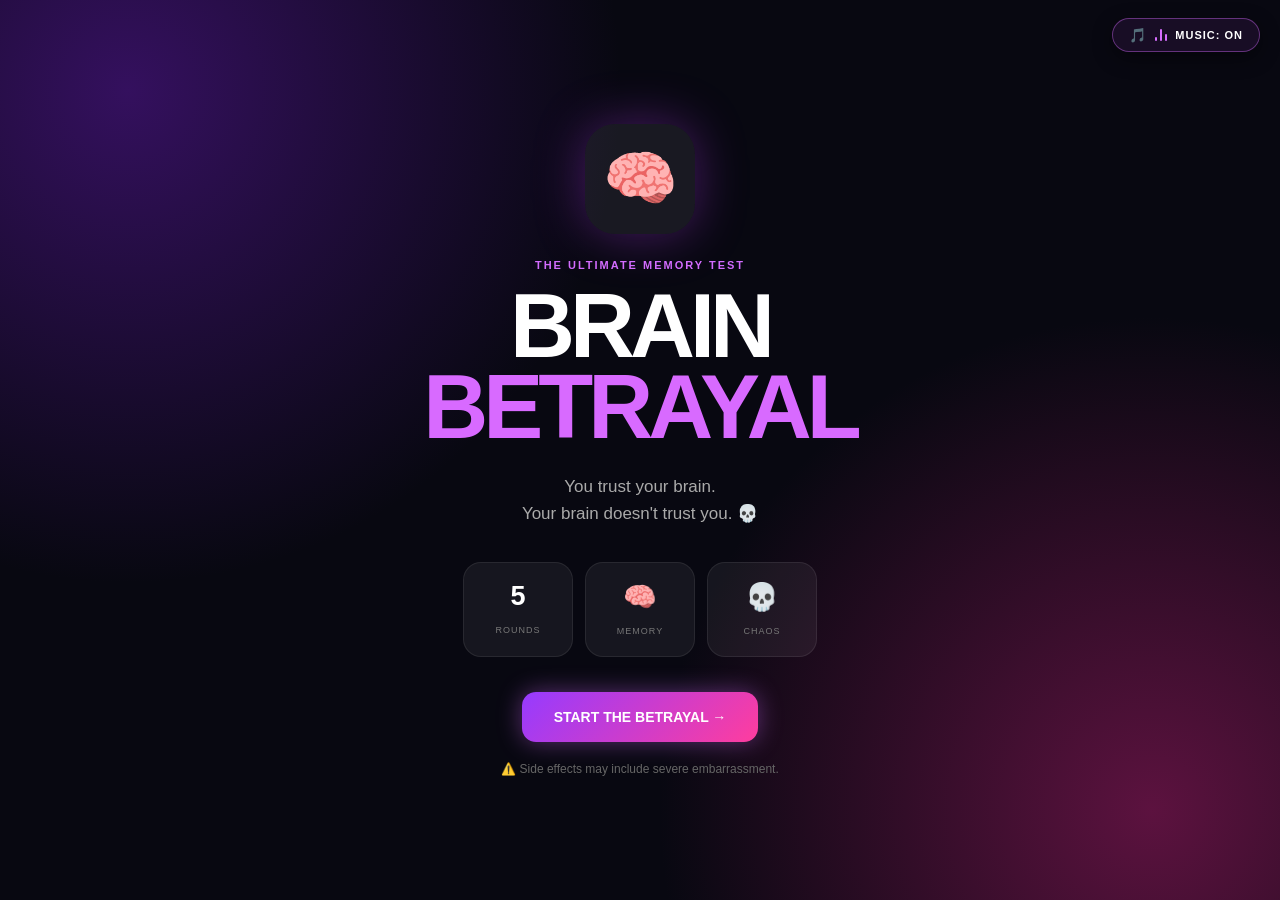
<file: index.html>
<!DOCTYPE html>
<html lang="en">
<head>
    <meta charset="UTF-8">
    <meta name="viewport" content="width=device-width, initial-scale=1.0">

    <title>Brain Betrayal - The Ultimate Memory Game</title>

    <link rel="stylesheet" href="style.css">
</head>

<body>

    <main class="page home">

        <div class="brain-icon pulse-glow">🧠</div>

        <p class="eyebrow">THE ULTIMATE MEMORY TEST</p>

        <h1>
            BRAIN<br>
            <span>BETRAYAL</span>
        </h1>

        <p class="subtitle">
            You trust your brain.<br>
            Your brain doesn't trust you. 💀
        </p>

        <div class="feature-row">

            <div class="feature">
                <b>5</b>
                <small>ROUNDS</small>
            </div>

            <div class="feature">
                <b>🧠</b>
                <small>MEMORY</small>
            </div>

            <div class="feature">
                <b>💀</b>
                <small>CHAOS</small>
            </div>

        </div>

        <button
            id="startBtn"
            class="main-btn glow-btn"
            onclick="startGame()"
        >
            START THE BETRAYAL →
        </button>

        <p class="warning">
            ⚠️ Side effects may include severe embarrassment.
        </p>

    </main>

    <script src="audioManager.js"></script>
    <script>
        function startGame() {
            if (typeof AudioManager !== "undefined") {
                AudioManager.playTick();
                AudioManager.startBgm();
            }
            setTimeout(function() {
                location.href = 'setup.html';
            }, 180);
        }
    </script>

</body>
</html>
</file>
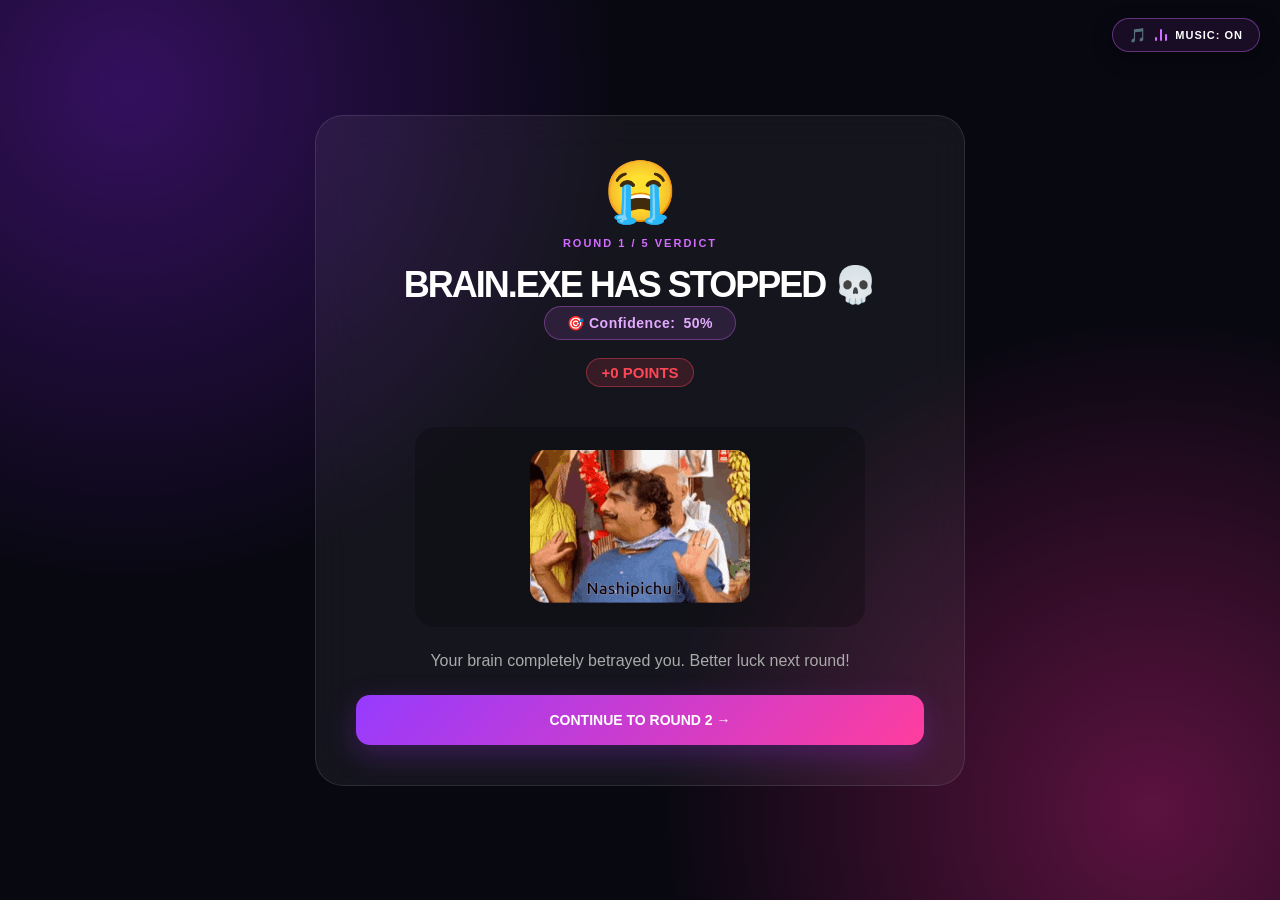
<file: reaction.html>
<!DOCTYPE html>
<html lang="en">
<head>

    <meta charset="UTF-8">
    <meta name="viewport"
          content="width=device-width, initial-scale=1.0">

    <title>Brain Reaction</title>

    <link rel="stylesheet" href="style.css">

</head>

<body>

<main class="page">

    <section class="reaction-card">

        <div id="reactionEmoji" class="reaction-emoji">
            🧠
        </div>

        <p class="eyebrow" id="verdictEyebrow">
            ROUND VERDICT
        </p>

        <h1 id="reactionTitle">
            CHECKING...
        </h1>

        <div id="confidenceBadge" class="confidence-badge">
            <span>🎯 Confidence:</span>
            <strong id="confidenceLocked">50%</strong>
        </div>

        <div>
            <span id="scoreDeltaBadge" class="score-delta-badge score-delta-plus">
                +20 POINTS
            </span>
        </div>

        <div class="gif-box">

            <div id="gifFallback" style="display: none;">
                😂
            </div>

            <img
                id="reactionGif"
                src="./reactions/correct/hype1.gif"
                alt="Reaction"
            >

        </div>

        <p id="reactionText">
            Let's see how badly your brain betrayed you.
        </p>

        <button
            id="continueButton"
            class="main-btn"
            style="width: 100%;"
        >
            CONTINUE →
        </button>

    </section>

</main>

<script src="audioManager.js"></script>
<script src="reaction.js"></script>

</body>
</html>
</file>
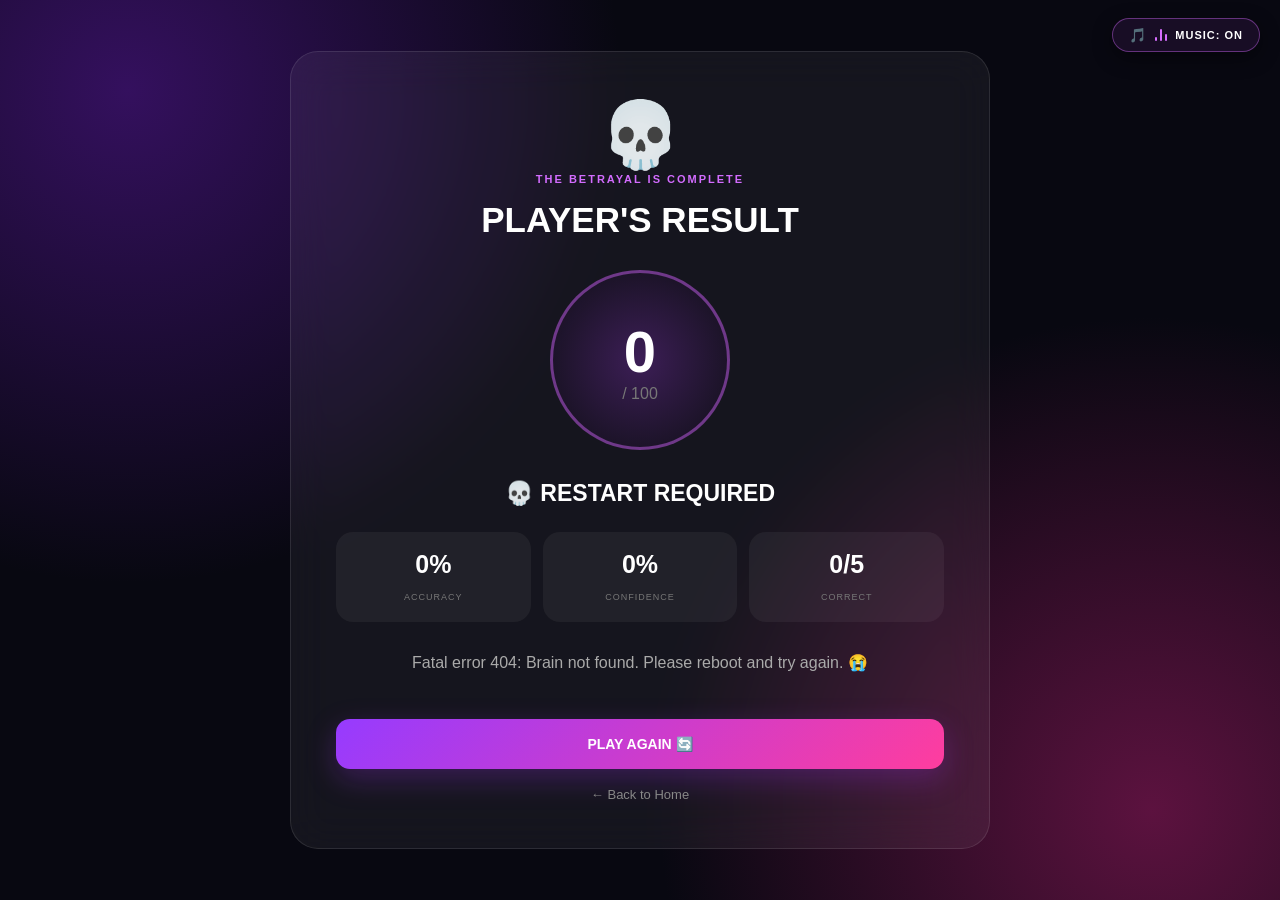
<file: result.html>
<!DOCTYPE html>
<html lang="en">
<head>

    <meta charset="UTF-8">
    <meta name="viewport"
          content="width=device-width, initial-scale=1.0">

    <title>Final Result</title>

    <link rel="stylesheet" href="style.css">

</head>

<body>

<canvas id="confettiCanvas" class="confetti-canvas"></canvas>

<main class="page">

    <section class="result-card">

        <div class="trophy" id="trophyIcon">
            🏆
        </div>

        <p class="eyebrow">
            THE BETRAYAL IS COMPLETE
        </p>

        <h1 id="playerResult">
            PLAYER
        </h1>

        <div class="score-circle">

            <strong id="score">
                0
            </strong>

            <span>/ 100</span>

        </div>

        <h2 id="brainType">
            🧠 CALCULATING...
        </h2>

        <div class="stats">

            <div>
                <strong id="accuracy">
                    0%
                </strong>

                <span>ACCURACY</span>
            </div>

            <div>
                <strong id="confidence">
                    0%
                </strong>

                <span>CONFIDENCE</span>
            </div>

            <div>
                <strong id="correct">
                    0/5
                </strong>

                <span>CORRECT</span>
            </div>

        </div>

        <p id="message" class="final-message">
            Calculating brain damage...
        </p>

        <div id="friendChallengeBox" class="friend-challenge-card hidden">
            <span class="challenge-icon">⚔️</span>
            <div class="challenge-body">
                <strong id="friendChallengeTitle">FRIEND CHALLENGE!</strong>
                <p id="friendChallengeText">Think you beat your friend? Take a screenshot and send it!</p>
            </div>
        </div>

        <button
            class="main-btn"
            onclick="location.href='setup.html'"
            style="width: 100%; margin-top: 15px;"
        >
            PLAY AGAIN 🔄
        </button>

        <br>

        <button
            class="text-btn"
            onclick="location.href='index.html'"
        >
            ← Back to Home
        </button>

    </section>

</main>

<script src="audioManager.js"></script>
<script src="result.js"></script>

</body>
</html>
</file>
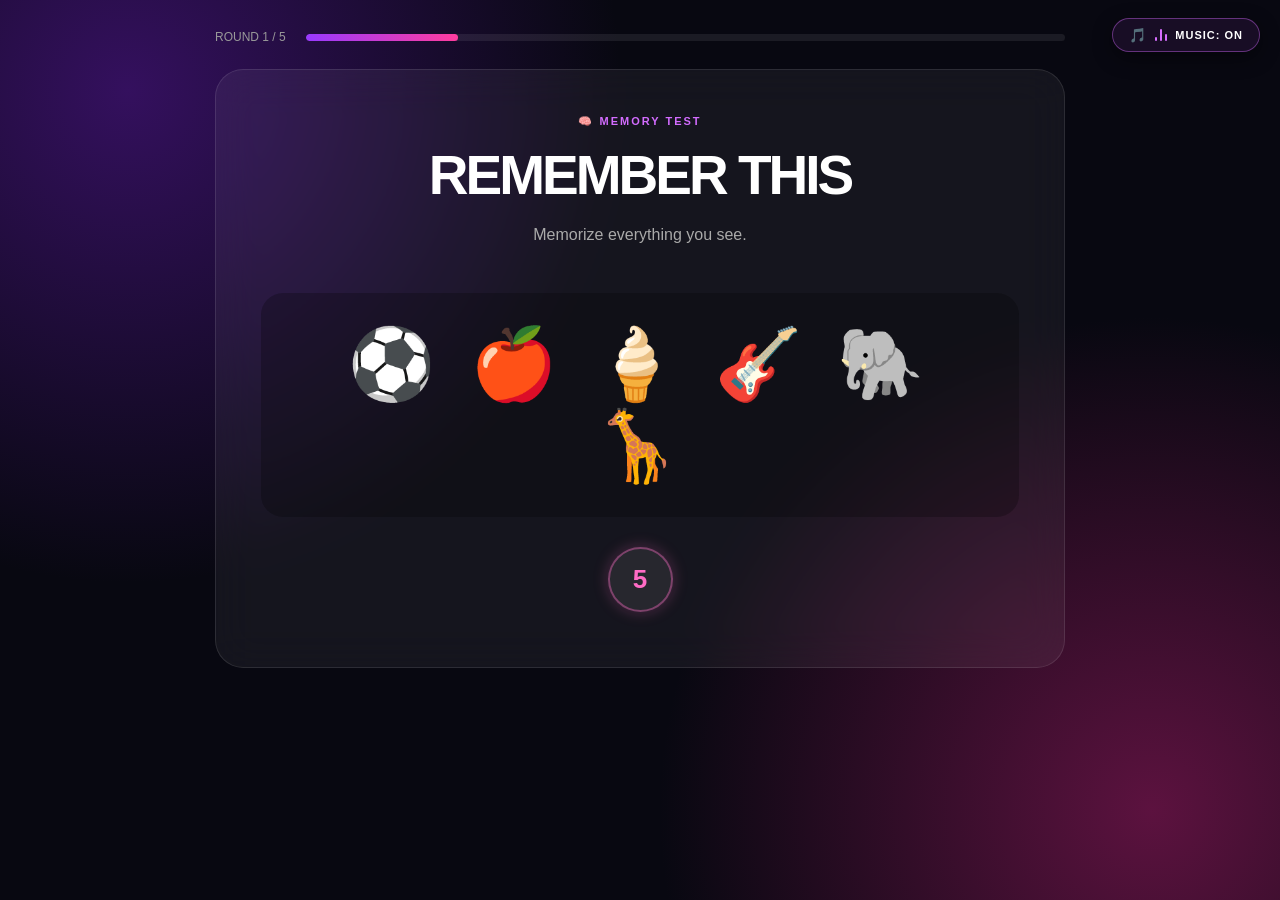
<file: round1.html>
<!DOCTYPE html>
<html lang="en">
<head>
    <meta charset="UTF-8">
    <meta name="viewport" content="width=device-width, initial-scale=1.0">

    <title>Round 1</title>

    <link rel="stylesheet" href="style.css">
</head>

<body>

    <main class="game-page">

        <div class="round-top">

            <span>ROUND 1 / 5</span>

            <div class="progress">
                <div style="width:20%"></div>
            </div>

        </div>

        <section class="game-card">

            <p class="eyebrow">🧠 MEMORY TEST</p>

            <h1>REMEMBER THIS</h1>

            <p class="description">
                Memorize everything you see.
            </p>

            <div
                id="memory"
                class="memory-box"
            >
                🧠 Loading memory...
            </div>

            <div
                id="timer"
                class="timer"
            >
                5
            </div>

            <div
                id="question"
                class="question hidden"
            >

                <h2 id="questionText">Which object was present?</h2>

                <div class="options">
                    <!-- Populated dynamically -->
                </div>

            </div>

        </section>

    </main>

    <script src="audioManager.js"></script>
    <script src="questionEngine.js"></script>
    <script src="round1.js"></script>

</body>
</html>
</file>
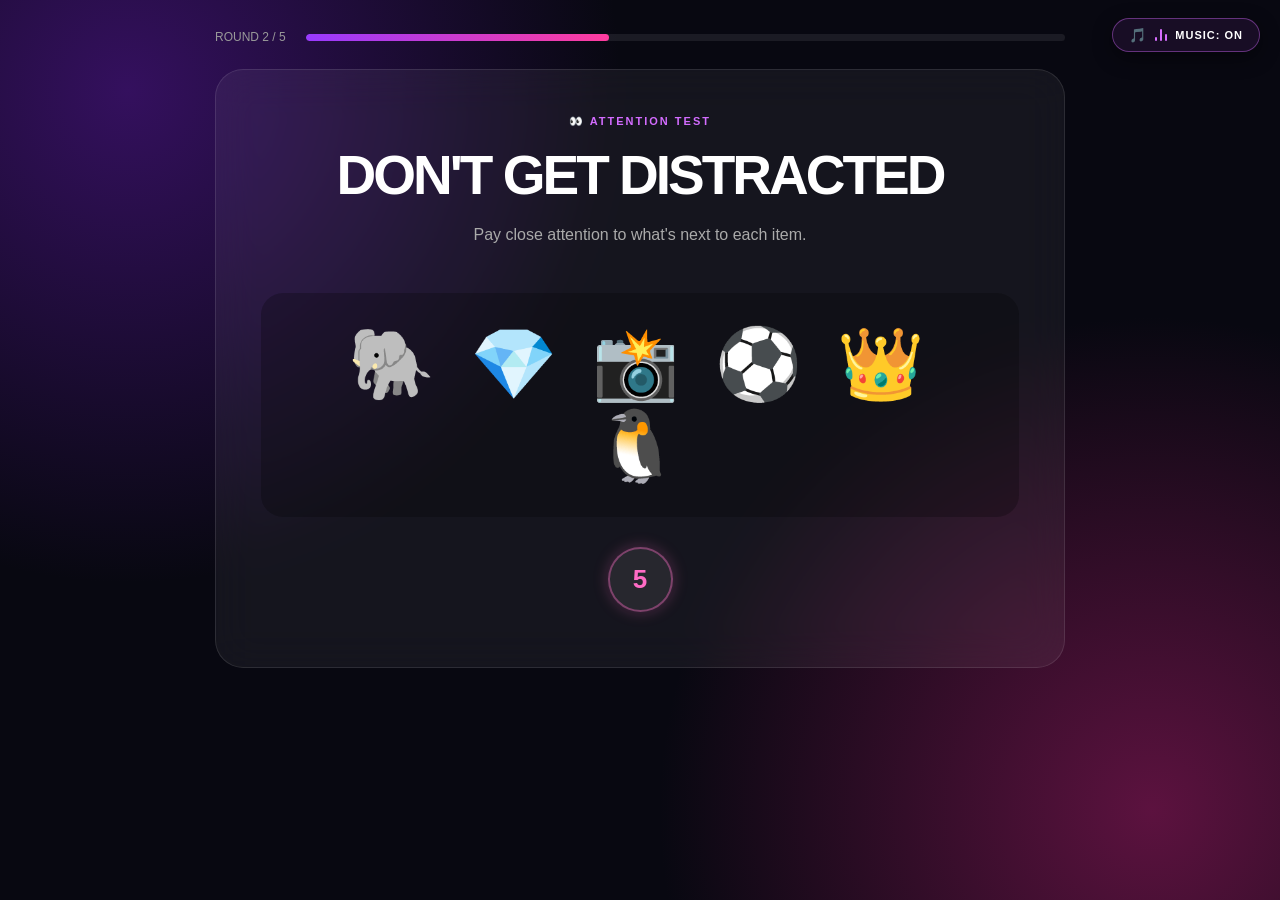
<file: round2.html>
<!DOCTYPE html>
<html lang="en">
<head>
    <meta charset="UTF-8">
    <meta name="viewport" content="width=device-width, initial-scale=1.0">

    <title>Round 2</title>

    <link rel="stylesheet" href="style.css">
</head>

<body>

<main class="game-page">

    <div class="round-top">

        <span>ROUND 2 / 5</span>

        <div class="progress">
            <div style="width:40%"></div>
        </div>

    </div>

    <section class="game-card">

        <p class="eyebrow">👀 ATTENTION TEST</p>

        <h1>DON'T GET DISTRACTED</h1>

        <p id="roundDesc" class="description">
            Pay close attention to what's next to each item.
        </p>

        <div id="memory" class="memory-box">
            🧠 Loading items...
        </div>

        <div id="timer" class="timer">
            5
        </div>

        <div id="question" class="question hidden">

            <h2 id="questionText">What was next to the item?</h2>

            <div class="options">
                <!-- Populated dynamically -->
            </div>

        </div>

    </section>

</main>

<script src="audioManager.js"></script>
<script src="questionEngine.js"></script>
<script src="round2.js"></script>

</body>
</html>
</file>
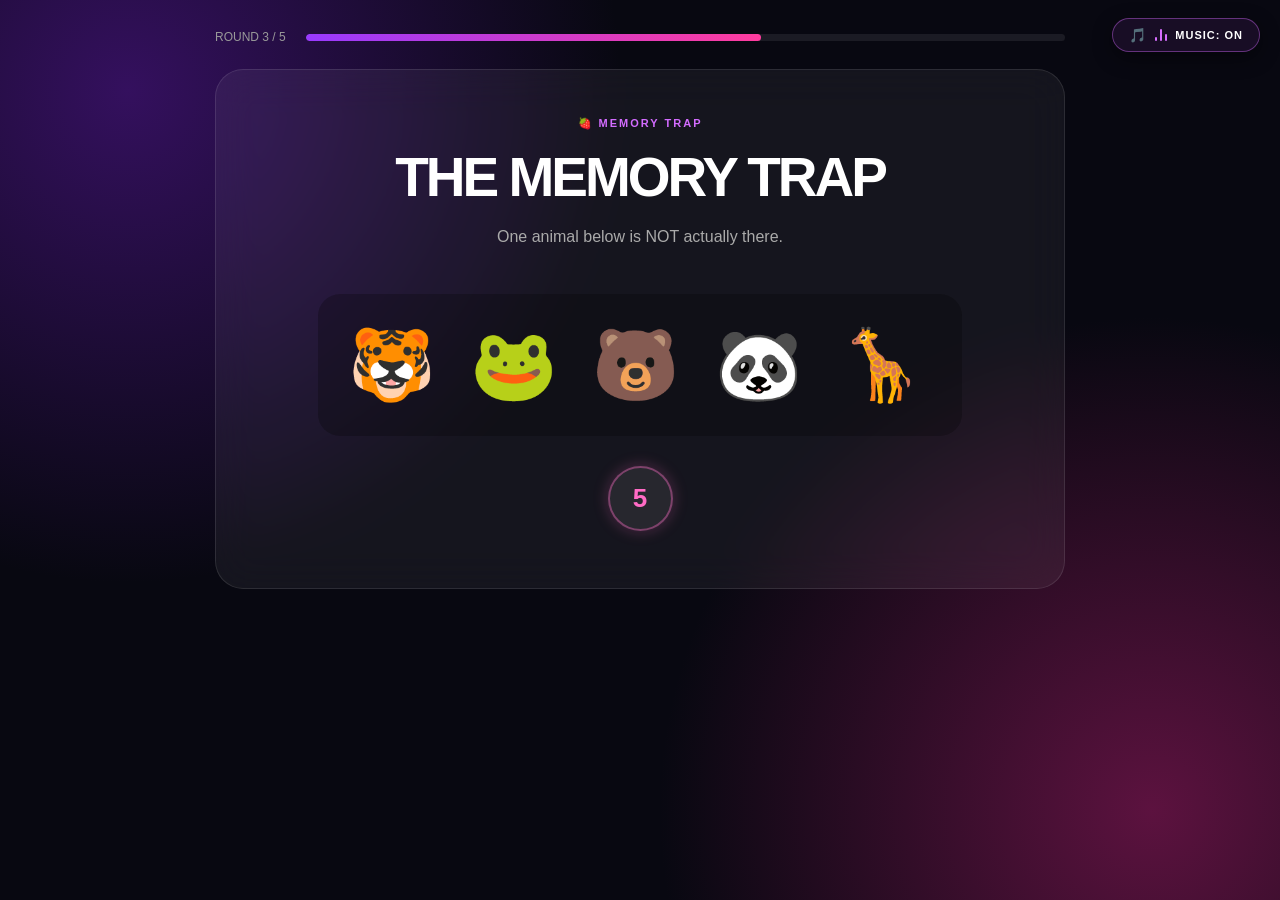
<file: round3.html>
<!DOCTYPE html>
<html lang="en">
<head>
    <meta charset="UTF-8">
    <meta name="viewport" content="width=device-width, initial-scale=1.0">

    <title>Round 3</title>

    <link rel="stylesheet" href="style.css">
</head>

<body>

<main class="game-page">

    <div class="round-top">

        <span>ROUND 3 / 5</span>

        <div class="progress">
            <div style="width:60%"></div>
        </div>

    </div>

    <section class="game-card">

        <p class="eyebrow">🍓 MEMORY TRAP</p>

        <h1>THE MEMORY TRAP</h1>

        <p id="roundDesc" class="description">
            One item below is NOT actually there.
        </p>

        <div id="memory" class="memory-box">
            🧠 Loading category items...
        </div>

        <div id="timer" class="timer">
            5
        </div>

        <div id="question" class="question hidden">

            <h2 id="questionText">Which item was NOT shown?</h2>

            <div class="options">
                <!-- Populated dynamically -->
            </div>

        </div>

    </section>

</main>

<script src="audioManager.js"></script>
<script src="questionEngine.js"></script>
<script src="round3.js"></script>

</body>
</html>
</file>
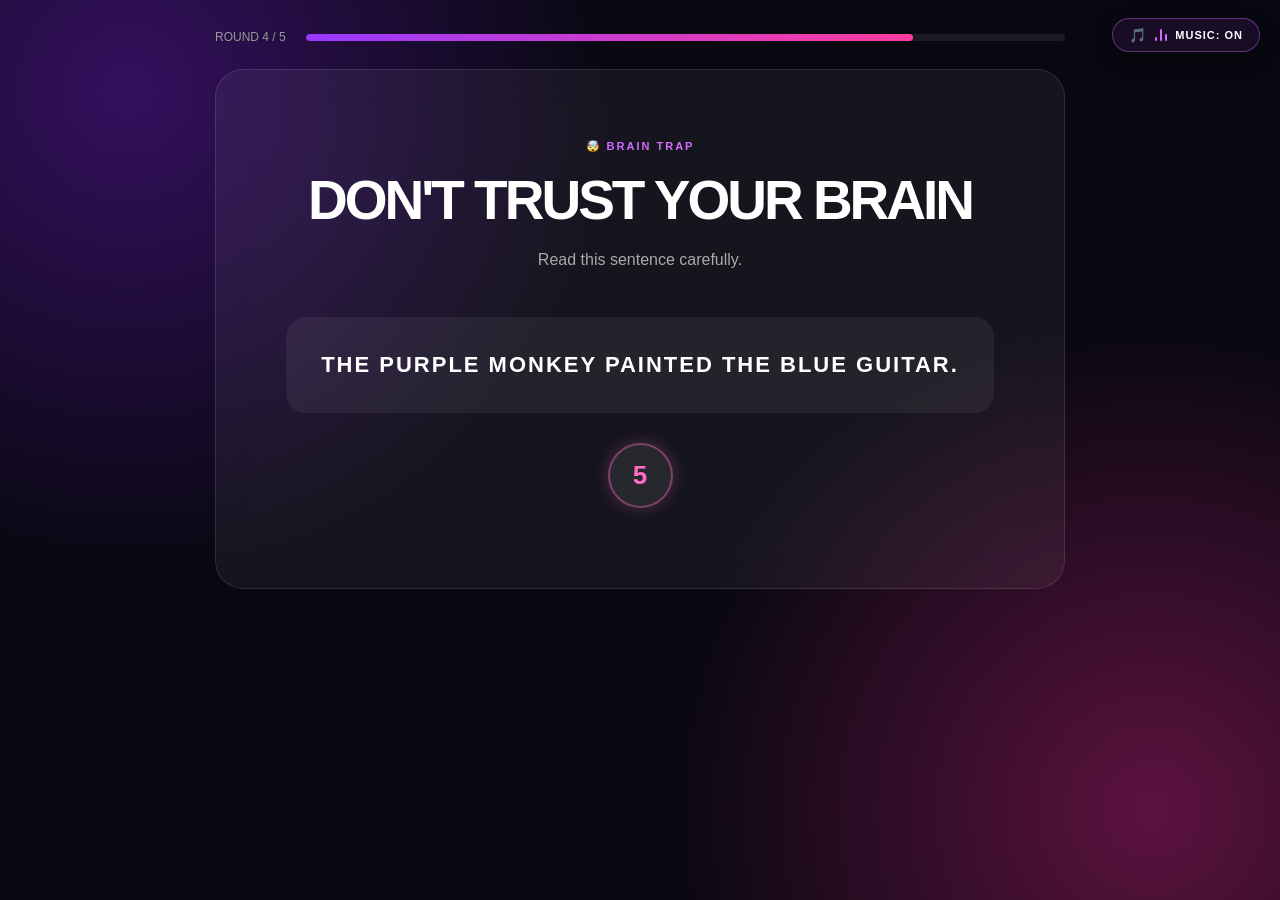
<file: round4.html>
<!DOCTYPE html>
<html lang="en">
<head>

    <meta charset="UTF-8">
    <meta name="viewport" content="width=device-width, initial-scale=1.0">

    <title>Round 4</title>

    <link rel="stylesheet" href="style.css">

</head>

<body>

<main class="game-page">

    <div class="round-top">

        <span>ROUND 4 / 5</span>

        <div class="progress">
            <div style="width:80%"></div>
        </div>

    </div>

    <section class="game-card">

        <p class="eyebrow">🤯 BRAIN TRAP</p>

        <h1>DON'T TRUST YOUR BRAIN</h1>

        <p id="roundDesc" class="description">
            Read this sentence carefully.
        </p>

        <div id="memory" class="sentence-box">
            🧠 Loading brain teaser...
        </div>

        <div id="timer" class="timer">
            5
        </div>

        <div id="question" class="question hidden">

            <h2 id="questionText">Which color was it?</h2>

            <div class="options">
                <!-- Dynamically populated -->
            </div>

        </div>

    </section>

</main>

<script src="audioManager.js"></script>
<script src="questionEngine.js"></script>
<script src="round4.js"></script>

</body>
</html>
</file>
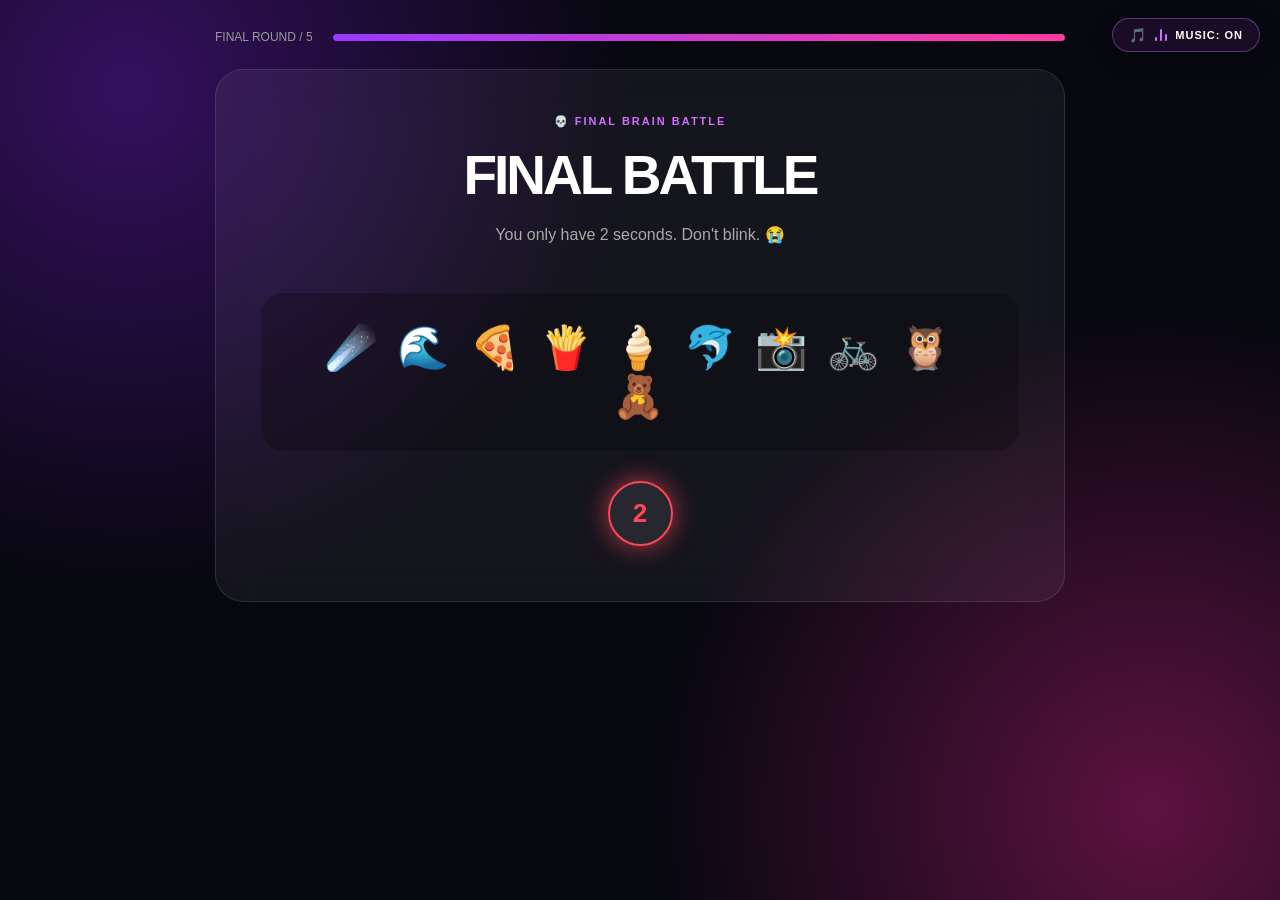
<file: round5.html>
<!DOCTYPE html>
<html lang="en">
<head>

    <meta charset="UTF-8">
    <meta name="viewport"
          content="width=device-width, initial-scale=1.0">

    <title>Final Round</title>

    <link rel="stylesheet" href="style.css">

</head>

<body>

<main class="game-page">

    <div class="round-top">

        <span>FINAL ROUND / 5</span>

        <div class="progress">
            <div style="width:100%"></div>
        </div>

    </div>

    <section class="game-card">

        <p class="eyebrow">💀 FINAL BRAIN BATTLE</p>

        <h1>FINAL BATTLE</h1>

        <p class="description">
            You only have 2 seconds. Don't blink. 😭
        </p>

        <div id="memory" class="memory-box final-memory">
            🧠 Loading final blitz...
        </div>

        <div id="timer" class="timer urgent">
            2
        </div>

        <div id="question" class="question hidden">

            <h2 id="questionText">Which object was present?</h2>

            <div class="options">
                <!-- Dynamically populated -->
            </div>

        </div>

    </section>

</main>

<script src="audioManager.js"></script>
<script src="questionEngine.js"></script>
<script src="round5.js"></script>

</body>
</html>
</file>
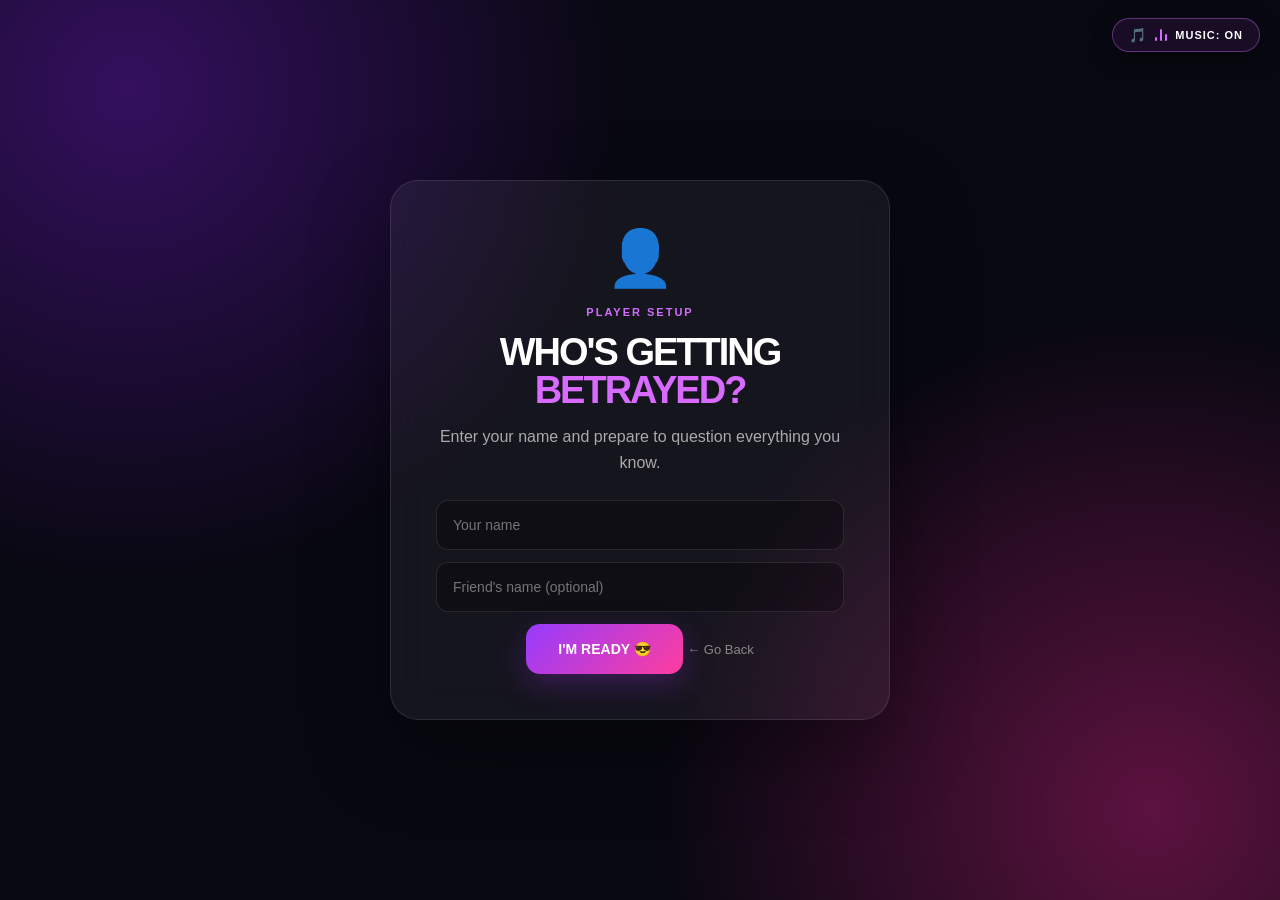
<file: setup.html>
<!DOCTYPE html>
<html lang="en">
<head>
    <meta charset="UTF-8">
    <meta name="viewport" content="width=device-width, initial-scale=1.0">

    <title>Player Setup</title>

    <link rel="stylesheet" href="style.css">
</head>

<body>

    <main class="page">

        <section class="setup-card">

            <div class="big-icon">👤</div>

            <p class="eyebrow">PLAYER SETUP</p>

            <h1>
                WHO'S GETTING<br>
                <span>BETRAYED?</span>
            </h1>

            <p class="description">
                Enter your name and prepare to question
                everything you know.
            </p>

            <input
                type="text"
                id="playerName"
                placeholder="Your name"
                maxlength="20"
            >

            <input
                type="text"
                id="friendName"
                placeholder="Friend's name (optional)"
                maxlength="20"
            >

            <button
                id="startButton"
                class="main-btn"
            >
                I'M READY 😎
            </button>

            <button
                class="text-btn"
                onclick="location.href='index.html'"
            >
                ← Go Back
            </button>

        </section>

    </main>

    <script src="audioManager.js"></script>
    <script src="setup.js"></script>

</body>
</html>
</file>
<file: style.css>
* {
    margin: 0;
    padding: 0;
    box-sizing: border-box;
}


body {
    min-height: 100vh;

    font-family:
        Arial,
        Helvetica,
        sans-serif;

    color: white;

    background:
        radial-gradient(
            circle at 10% 10%,
            #34105e,
            transparent 35%
        ),
        radial-gradient(
            circle at 90% 90%,
            #5c123f,
            transparent 35%
        ),
        #080811;
}


button,
input {
    font-family: inherit;
}


/* =========================
   GENERAL
========================= */

.page {
    min-height: 100vh;

    display: flex;

    justify-content: center;

    align-items: center;

    padding: 25px;
}


.hidden {
    display: none !important;
}


.eyebrow {
    color: #d36cff;

    font-size: 11px;

    font-weight: bold;

    letter-spacing: 2px;

    margin-bottom: 15px;
}


.description {
    color: #aaa;

    line-height: 1.6;

    margin: 15px 0 25px;
}


/* =========================
   HOME
========================= */

.home {
    text-align: center;

    flex-direction: column;
}


.brain-icon {
    width: 110px;
    height: 110px;

    display: flex;

    justify-content: center;

    align-items: center;

    font-size: 60px;

    border-radius: 30px;

    background:
        rgba(255,255,255,0.07);

    box-shadow:
        0 0 50px rgba(190,60,255,0.35);

    margin-bottom: 25px;
}


.home h1 {
    font-size:
        clamp(50px, 10vw, 90px);

    line-height: 0.9;

    letter-spacing: -5px;

    margin-bottom: 25px;
}


.home h1 span,
.setup-card h1 span {
    color: #d86aff;
}


.subtitle {
    color: #aaa;

    line-height: 1.6;

    font-size: 17px;
}


.feature-row {
    display: flex;

    gap: 12px;

    margin: 35px 0;
}


.feature {
    width: 110px;

    padding: 18px 8px;

    border-radius: 18px;

    background:
        rgba(255,255,255,0.06);

    border:
        1px solid rgba(255,255,255,0.08);
}


.feature b {
    display: block;

    font-size: 27px;

    margin-bottom: 7px;
}


.feature small {
    color: #777;

    font-size: 9px;

    letter-spacing: 1px;
}


.warning {
    margin-top: 20px;

    color: #666;

    font-size: 12px;
}


/* =========================
   BUTTON
========================= */

.main-btn {
    border: none;

    border-radius: 14px;

    padding: 17px 32px;

    color: white;

    font-weight: bold;

    font-size: 14px;

    cursor: pointer;

    background:
        linear-gradient(
            135deg,
            #963bff,
            #ff3d9e
        );

    box-shadow:
        0 10px 30px rgba(170,50,255,0.25);

    transition: 0.25s;
}


.main-btn:hover {
    transform:
        translateY(-3px);

    box-shadow:
        0 15px 40px rgba(220,50,190,0.35);
}


.main-btn:disabled {
    opacity: 0.6;

    cursor: not-allowed;
}


.text-btn {
    border: none;

    background: transparent;

    color: #888;

    cursor: pointer;

    margin-top: 18px;

    font-size: 13px;
}


/* =========================
   SETUP
========================= */

.setup-card {
    width: 100%;

    max-width: 500px;

    text-align: center;

    padding: 45px;

    border-radius: 28px;

    background:
        rgba(255,255,255,0.055);

    border:
        1px solid rgba(255,255,255,0.1);

    backdrop-filter: blur(20px);

    box-shadow:
        0 30px 80px rgba(0,0,0,0.35);
}


.big-icon {
    font-size: 55px;

    margin-bottom: 15px;
}


.setup-card h1 {
    font-size: 38px;

    line-height: 1;

    letter-spacing: -2px;
}


.setup-card input {
    width: 100%;

    padding: 16px;

    margin-bottom: 12px;

    border-radius: 12px;

    border:
        1px solid rgba(255,255,255,0.1);

    background:
        rgba(0,0,0,0.3);

    color: white;

    outline: none;

    font-size: 14px;
}


.setup-card input:focus {
    border-color: #bd58ff;
}


/* =========================
   GAME
========================= */

.game-page {
    min-height: 100vh;

    padding: 30px;

    display: flex;

    flex-direction: column;

    align-items: center;
}


.round-top {
    width: 100%;

    max-width: 850px;

    display: flex;

    align-items: center;

    gap: 20px;

    margin-bottom: 25px;

    color: #999;

    font-size: 12px;
}


.progress {
    height: 7px;

    flex: 1;

    overflow: hidden;

    border-radius: 20px;

    background:
        rgba(255,255,255,0.08);
}


.progress div {
    height: 100%;

    border-radius: 20px;

    background:
        linear-gradient(
            90deg,
            #983aff,
            #ff3c9e
        );
}


.game-card {
    width: 100%;

    max-width: 850px;

    min-height: 520px;

    padding: 45px;

    display: flex;

    flex-direction: column;

    justify-content: center;

    align-items: center;

    text-align: center;

    border-radius: 28px;

    background:
        rgba(255,255,255,0.055);

    border:
        1px solid rgba(255,255,255,0.1);

    backdrop-filter: blur(20px);
}


.game-card h1 {
    font-size:
        clamp(32px, 6vw, 55px);

    letter-spacing: -3px;
}


.memory-box {
    padding: 30px;

    margin: 20px 0;

    border-radius: 22px;

    background:
        rgba(0,0,0,0.25);

    font-size:
        clamp(40px, 7vw, 70px);

    letter-spacing: 8px;

    animation:
        float 2s infinite ease-in-out;
}


.final-memory {
    font-size: 42px;

    letter-spacing: 4px;
}


@keyframes float {

    0%, 100% {
        transform: translateY(0);
    }

    50% {
        transform: translateY(-7px);
    }

}


.timer {
    width: 65px;
    height: 65px;
    display: flex;
    justify-content: center;
    align-items: center;
    border-radius: 50%;
    background: rgba(255, 255, 255, 0.08);
    border: 2px solid rgba(255, 107, 197, 0.4);
    box-shadow: 0 0 15px rgba(255, 107, 197, 0.25);
    color: #ff6bc5;
    font-weight: 900;
    font-size: 26px;
    margin: 10px auto;
    transition: all 0.25s ease;
}

.timer.urgent {
    color: #ff4757;
    border-color: #ff4757;
    box-shadow: 0 0 25px rgba(255, 71, 87, 0.7);
    animation: pulseTimer 0.5s infinite alternate;
}

@keyframes pulseTimer {
    0% { transform: scale(1); }
    100% { transform: scale(1.15); }
}


.question {
    width: 100%;
}


.question h2 {
    margin-bottom: 25px;

    font-size: 24px;
}


.options {
    max-width: 550px;

    margin: auto;

    display: grid;

    grid-template-columns:
        1fr 1fr;

    gap: 14px;
}


.options button {
    min-height: 70px;

    border-radius: 15px;

    border:
        1px solid rgba(255,255,255,0.1);

    background:
        rgba(255,255,255,0.06);

    color: white;

    font-size: 25px;

    cursor: pointer;

    transition: 0.2s;
}


.options button:hover {
    transform:
        translateY(-4px);

    background:
        rgba(190,70,255,0.2);

    border-color:
        rgba(200,100,255,0.5);
}


.sentence-box {
    padding: 35px;

    margin: 20px 0;

    border-radius: 20px;

    background:
        rgba(255,255,255,0.06);

    font-size: 22px;

    font-weight: 900;

    letter-spacing: 2px;
}


/* =========================
   REACTION
========================= */

.reaction-card {
    width: 100%;

    max-width: 650px;

    padding: 40px;

    text-align: center;

    border-radius: 28px;

    background:
        rgba(255,255,255,0.055);

    border:
        1px solid rgba(255,255,255,0.1);

    backdrop-filter: blur(20px);
}


.reaction-emoji {
    font-size: 60px;

    margin-bottom: 10px;
}


.reaction-card h1 {
    font-size: 36px;

    letter-spacing: -2px;
}


.gif-box {
    width: 100%;

    max-width: 450px;

    height: 200px;

    margin: 25px auto;

    display: flex;

    justify-content: center;

    align-items: center;

    overflow: hidden;

    border-radius: 20px;

    background:
        rgba(0,0,0,0.25);

    font-size: 70px;
}


.gif-box img {
    max-width: 100%;

    max-height: 200px;

    border-radius: 15px;
}


#reactionText {
    color: #aaa;

    margin-bottom: 25px;
}


/* =========================
   CONFIDENCE
========================= */

.confidence-card {
    padding: 25px;

    margin-bottom: 25px;

    border-radius: 20px;

    background:
        rgba(0,0,0,0.2);
}


.confidence-card h3 {
    font-size: 13px;

    letter-spacing: 1px;
}


.confidence-number {
    font-size: 42px;

    font-weight: 900;

    color: #d66cff;

    margin: 10px 0 15px;
}


#confidence {
    width: 100%;

    cursor: pointer;
}


.confidence-labels {
    display: flex;

    justify-content: space-between;

    margin-top: 10px;

    color: #666;

    font-size: 9px;
}


/* =========================
   RESULT
========================= */

.result-card {
    width: 100%;

    max-width: 700px;

    padding: 45px;

    text-align: center;

    border-radius: 28px;

    background:
        rgba(255,255,255,0.055);

    border:
        1px solid rgba(255,255,255,0.1);

    backdrop-filter: blur(20px);
}


.trophy {
    font-size: 65px;
}


.result-card h1 {
    font-size: 35px;

    margin-top: 10px;
}


.score-circle {
    width: 180px;

    height: 180px;

    margin: 30px auto;

    display: flex;

    flex-direction: column;

    justify-content: center;

    align-items: center;

    border-radius: 50%;

    background:
        radial-gradient(
            circle,
            rgba(180,60,255,0.25),
            rgba(0,0,0,0.2)
        );

    border:
        3px solid rgba(210,100,255,0.45);
}


.score-circle strong {
    font-size: 58px;
}


.score-circle span {
    color: #777;
}


#brainType {
    margin-bottom: 25px;

    font-size: 23px;
}


.stats {
    display: grid;

    grid-template-columns:
        repeat(3, 1fr);

    gap: 12px;
}


.stats div {
    padding: 18px 8px;

    border-radius: 17px;

    background:
        rgba(255,255,255,0.05);
}


.stats strong {
    display: block;

    font-size: 25px;

    margin-bottom: 7px;
}


.stats span {
    color: #777;

    font-size: 9px;

    letter-spacing: 1px;
}


.final-message {
    color: #aaa;

    line-height: 1.6;

    margin: 28px 0;
}


/* =========================
   MOBILE
========================= */

@media (max-width: 600px) {

    .page {
        padding: 18px;
    }


    .game-page {
        padding: 18px;
    }


    .setup-card,
    .game-card,
    .reaction-card,
    .result-card {
        padding: 25px;
    }


    .home h1 {
        font-size: 55px;
    }


    .feature {
        width: 90px;
    }


    .options {
        grid-template-columns: 1fr;
    }


    .memory-box {
        font-size: 38px;

        letter-spacing: 2px;

        padding: 20px;
    }


    .final-memory {
        font-size: 27px;
    }


    .sentence-box {
        font-size: 17px;

        padding: 25px 15px;
    }


    .stats {
        grid-template-columns: 1fr;
    }


    .round-top {
        gap: 10px;
    }

}


/* =========================
   CONFIDENCE POPUP MODAL
========================= */

.modal-overlay {
    position: fixed;
    top: 0;
    left: 0;
    width: 100vw;
    height: 100vh;
    background: rgba(8, 8, 17, 0.88);
    backdrop-filter: blur(10px);
    -webkit-backdrop-filter: blur(10px);
    display: flex;
    justify-content: center;
    align-items: center;
    z-index: 9999;
    padding: 20px;
    animation: fadeInModal 0.25s ease-out forwards;
}

.modal-content {
    width: 100%;
    max-width: 480px;
    padding: 35px 28px;
    text-align: center;
    border-radius: 28px;
    background: rgba(28, 15, 42, 0.95);
    border: 1px solid rgba(255, 255, 255, 0.18);
    box-shadow: 0 25px 60px rgba(0, 0, 0, 0.75), 0 0 35px rgba(214, 108, 255, 0.25);
    animation: popUpModal 0.3s cubic-bezier(0.175, 0.885, 0.32, 1.275) forwards;
}

.modal-eyebrow {
    color: #d36cff;
    font-size: 11px;
    font-weight: 800;
    letter-spacing: 2px;
    margin-bottom: 8px;
    text-transform: uppercase;
}

.modal-title {
    font-size: 26px;
    font-weight: 900;
    letter-spacing: -1px;
    margin-bottom: 8px;
}

.modal-subtitle {
    color: #aaa;
    font-size: 13px;
    margin-bottom: 22px;
    line-height: 1.4;
}

.modal-status-pill {
    display: inline-block;
    padding: 6px 16px;
    border-radius: 20px;
    background: rgba(255, 255, 255, 0.08);
    border: 1px solid rgba(255, 255, 255, 0.12);
    font-size: 13px;
    font-weight: 700;
    color: #e2a8ff;
    margin-bottom: 15px;
}

.options button.selected {
    background: rgba(190, 70, 255, 0.38) !important;
    border-color: #d66cff !important;
    box-shadow: 0 0 20px rgba(214, 108, 255, 0.4);
    transform: scale(1.03);
}

.confidence-badge {
    display: inline-flex;
    align-items: center;
    gap: 8px;
    padding: 8px 22px;
    border-radius: 30px;
    background: rgba(214, 108, 255, 0.12);
    border: 1px solid rgba(214, 108, 255, 0.35);
    color: #e3abff;
    font-size: 14px;
    font-weight: 700;
    letter-spacing: 0.5px;
    margin-bottom: 18px;
}

.score-delta-badge {
    display: inline-block;
    padding: 5px 14px;
    border-radius: 16px;
    font-weight: 900;
    font-size: 15px;
    margin-bottom: 15px;
}

.score-delta-plus {
    background: rgba(46, 213, 115, 0.15);
    border: 1px solid rgba(46, 213, 115, 0.4);
    color: #2ed573;
}

.score-delta-minus {
    background: rgba(255, 71, 87, 0.15);
    border: 1px solid rgba(255, 71, 87, 0.4);
    color: #ff4757;
}

@keyframes fadeInModal {
    from { opacity: 0; }
    to { opacity: 1; }
}

@keyframes popUpModal {
    from { transform: scale(0.82); opacity: 0; }
    to { transform: scale(1); opacity: 1; }
}


/* =========================
   FLOATING BGM MUSIC WIDGET
========================= */

.bgm-widget {
    position: fixed;
    top: 18px;
    right: 20px;
    z-index: 10000;
    display: inline-flex;
    align-items: center;
    gap: 8px;
    padding: 8px 16px;
    border-radius: 30px;
    background: rgba(28, 15, 42, 0.85);
    border: 1px solid rgba(214, 108, 255, 0.4);
    backdrop-filter: blur(12px);
    -webkit-backdrop-filter: blur(12px);
    color: white;
    font-size: 11px;
    font-weight: 800;
    letter-spacing: 1px;
    cursor: pointer;
    box-shadow: 0 6px 20px rgba(0, 0, 0, 0.45);
    transition: all 0.25s ease;
}

.bgm-widget:hover {
    background: rgba(214, 108, 255, 0.25);
    border-color: #d66cff;
    transform: translateY(-2px);
    box-shadow: 0 8px 25px rgba(214, 108, 255, 0.35);
}

.bgm-icon {
    font-size: 14px;
}

.bgm-bars {
    display: flex;
    align-items: flex-end;
    gap: 2.5px;
    height: 12px;
}

.bgm-bars .bar {
    width: 2.5px;
    background: #d66cff;
    border-radius: 2px;
    animation: equalize 0.8s ease-in-out infinite alternate;
}

.bgm-bars .bar1 { height: 4px; animation-delay: 0.1s; }
.bgm-bars .bar2 { height: 12px; animation-delay: 0.3s; }
.bgm-bars .bar3 { height: 7px; animation-delay: 0.2s; }

.bgm-bars.muted .bar {
    animation: none;
    height: 2px;
    background: #666;
}

@keyframes equalize {
    0% { height: 3px; }
    100% { height: 12px; }
}


/* =========================
   FRIEND CHALLENGE CARD
========================= */

.friend-challenge-card {
    display: flex;
    align-items: center;
    gap: 15px;
    margin: 20px auto;
    max-width: 500px;
    padding: 16px 20px;
    border-radius: 20px;
    background: rgba(214, 108, 255, 0.1);
    border: 1px solid rgba(214, 108, 255, 0.35);
    text-align: left;
    box-shadow: 0 8px 25px rgba(0, 0, 0, 0.25);
}

.challenge-icon {
    font-size: 32px;
}

.challenge-body strong {
    display: block;
    color: #e2a8ff;
    font-size: 12px;
    font-weight: 900;
    letter-spacing: 1.5px;
    margin-bottom: 4px;
}

.challenge-body p {
    font-size: 13px;
    color: #ccc;
    line-height: 1.4;
    margin: 0;
}


/* =========================
   CONFETTI & VISUAL POLISH
========================= */

.confetti-canvas {
    position: fixed;
    top: 0;
    left: 0;
    width: 100vw;
    height: 100vh;
    pointer-events: none;
    z-index: 9998;
}

.pulse-glow {
    animation: brainPulse 2.5s ease-in-out infinite alternate;
}

@keyframes brainPulse {
    0% {
        transform: scale(1);
        filter: drop-shadow(0 0 15px rgba(214, 108, 255, 0.35));
    }
    100% {
        transform: scale(1.08);
        filter: drop-shadow(0 0 35px rgba(214, 108, 255, 0.8));
    }
}

.glow-btn {
    box-shadow: 0 0 25px rgba(214, 108, 255, 0.4);
    transition: all 0.25s ease;
}

.glow-btn:hover {
    box-shadow: 0 0 35px rgba(214, 108, 255, 0.75);
    transform: translateY(-3px);
}
</file>
